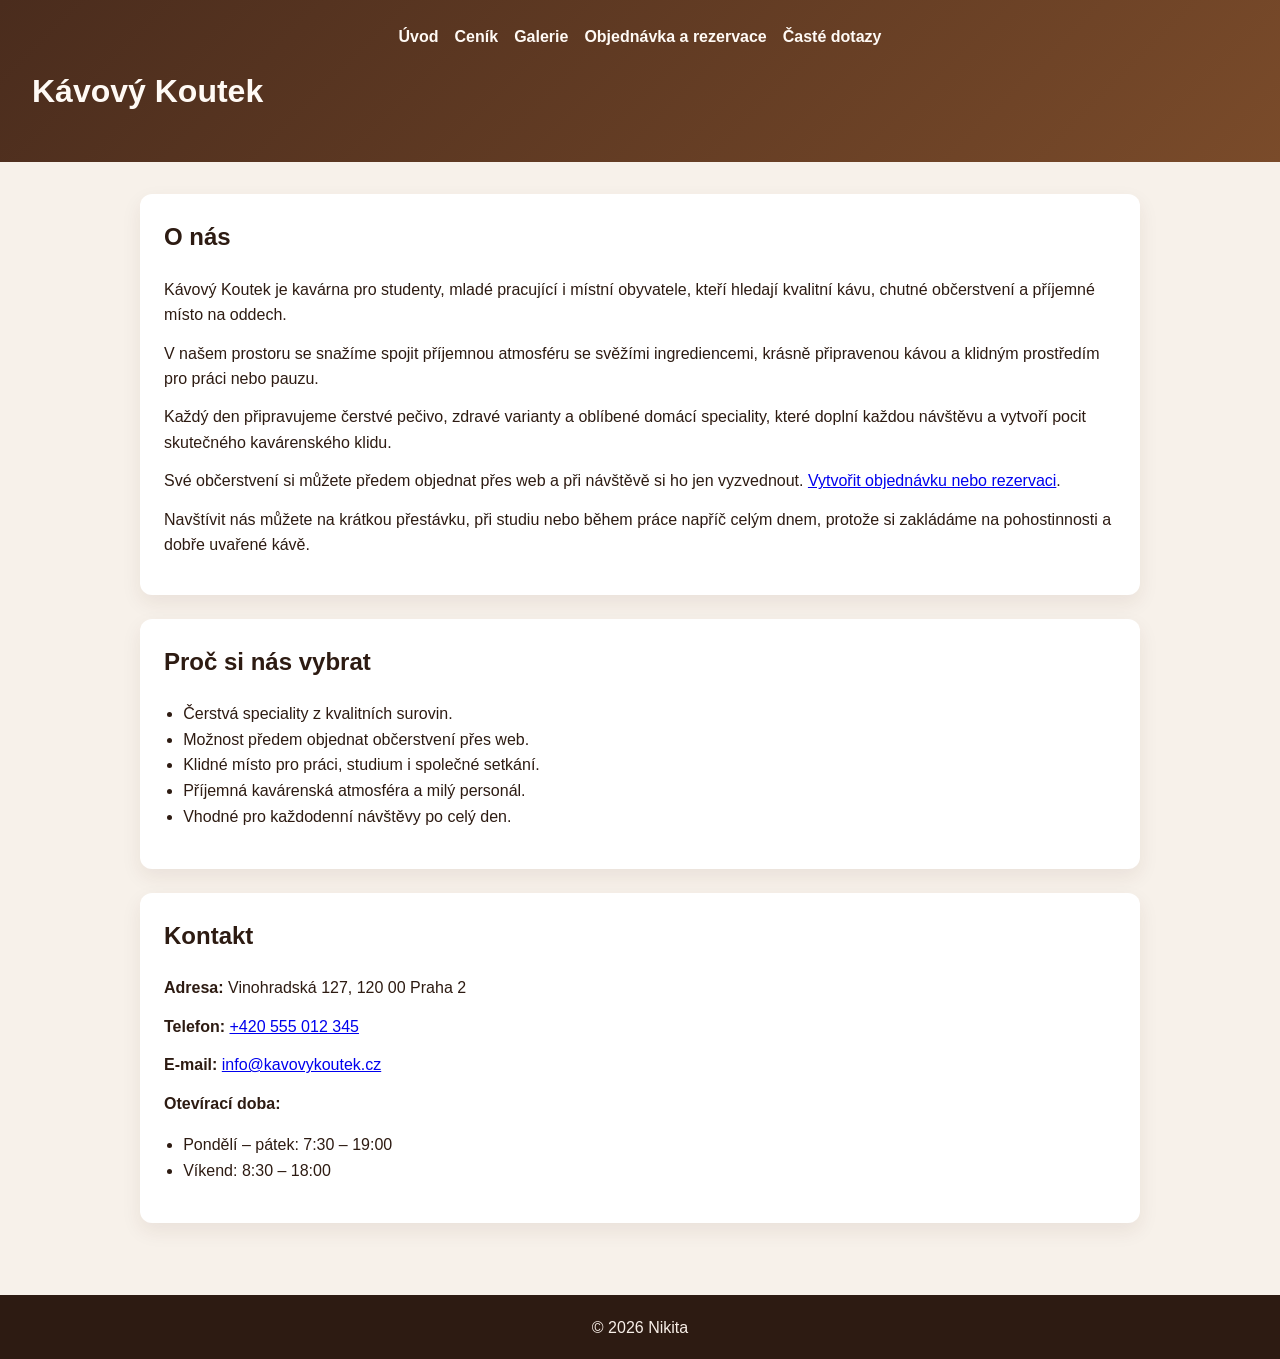
<file: index.html>
<!DOCTYPE html>
<html lang="cs">
  <head>
    <meta charset="UTF-8" />
    <meta name="viewport" content="width=device-width, initial-scale=1.0" />
    <title>Kávový Koutek | Úvod</title>
    <link rel="stylesheet" href="style.css" />
  </head>
  <body>
    <header>
      <nav aria-label="Hlavní navigace">
        <a href="index.html">Úvod</a>
        <a href="cenik.html">Ceník</a>
        <a href="galerie.html">Galerie</a>
        <a href="objednavka.html">Objednávka a rezervace</a>
        <a href="dotazy.html">Časté dotazy</a>
      </nav>
      <h1>Kávový Koutek</h1>
    </header>

    <main>
      <section>
        <h2>O nás</h2>
        <p>
          Kávový Koutek je kavárna pro studenty, mladé pracující i místní obyvatele,
          kteří hledají kvalitní kávu, chutné občerstvení a příjemné místo na oddech.
        </p>
        <p>
          V našem prostoru se snažíme spojit příjemnou atmosféru se svěžími ingrediencemi,
          krásně připravenou kávou a klidným prostředím pro práci nebo pauzu.
        </p>
        <p>
          Každý den připravujeme čerstvé pečivo, zdravé varianty a oblíbené domácí speciality,
          které doplní každou návštěvu a vytvoří pocit skutečného kavárenského klidu.
        </p>
        <p>
          Své občerstvení si můžete předem objednat přes web a při návštěvě si ho jen vyzvednout.
          <a href="objednavka.html">Vytvořit objednávku nebo rezervaci</a>.
        </p>
        <p>
          Navštívit nás můžete na krátkou přestávku, při studiu nebo během práce napříč celým dnem,
          protože si zakládáme na pohostinnosti a dobře uvařené kávě.
        </p>
      </section>

      <section>
        <h2>Proč si nás vybrat</h2>
        <ul>
          <li>Čerstvá speciality z kvalitních surovin.</li>
          <li>Možnost předem objednat občerstvení přes web.</li>
          <li>Klidné místo pro práci, studium i společné setkání.</li>
          <li>Příjemná kavárenská atmosféra a milý personál.</li>
          <li>Vhodné pro každodenní návštěvy po celý den.</li>
        </ul>
      </section>

      <section id="kontakt">
        <h2>Kontakt</h2>
        <p><strong>Adresa:</strong> Vinohradská 127, 120 00 Praha 2</p>
        <p><strong>Telefon:</strong> <a href="tel:+420555012345">+420 555 012 345</a></p>
        <p><strong>E-mail:</strong> <a href="mailto:info@kavovykoutek.cz">info@kavovykoutek.cz</a></p>
        <p><strong>Otevírací doba:</strong></p>
        <ul>
          <li>Pondělí – pátek: 7:30 – 19:00</li>
          <li>Víkend: 8:30 – 18:00</li>
        </ul>
      </section>
    </main>

    <footer>
      © 2026 Nikita
    </footer>
  </body>
</html>
</file>
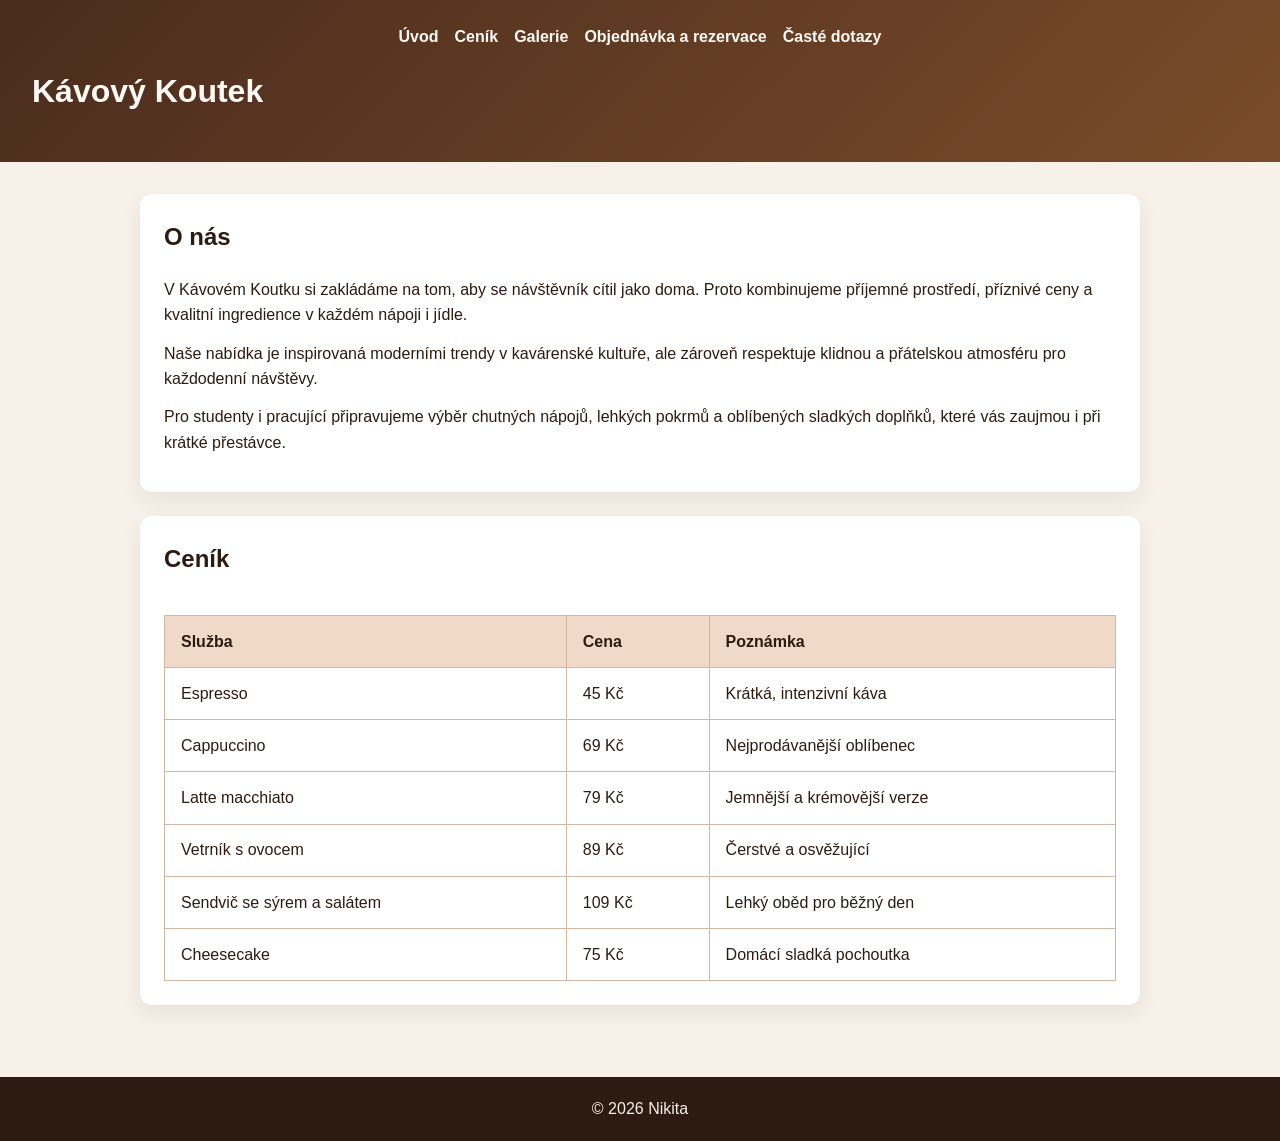
<file: cenik.html>
<!DOCTYPE html>
<html lang="cs">
  <head>
    <meta charset="UTF-8" />
    <meta name="viewport" content="width=device-width, initial-scale=1.0" />
    <title>Kávový Koutek | Ceník</title>
    <link rel="stylesheet" href="style.css" />
  </head>
  <body>
    <header>
      <nav aria-label="Hlavní navigace">
        <a href="index.html">Úvod</a>
        <a href="cenik.html">Ceník</a>
        <a href="galerie.html">Galerie</a>
        <a href="objednavka.html">Objednávka a rezervace</a>
        <a href="dotazy.html">Časté dotazy</a>
      </nav>
      <h1>Kávový Koutek</h1>
    </header>

    <main>
      <section>
        <h2>O nás</h2>
        <p>
          V Kávovém Koutku si zakládáme na tom, aby se návštěvník cítil jako doma.
          Proto kombinujeme příjemné prostředí, příznivé ceny a kvalitní ingredience v každém nápoji i jídle.
        </p>
        <p>
          Naše nabídka je inspirovaná moderními trendy v kavárenské kultuře, ale zároveň respektuje klidnou a přátelskou atmosféru pro každodenní návštěvy.
        </p>
        <p>
          Pro studenty i pracující připravujeme výběr chutných nápojů, lehkých pokrmů a oblíbených sladkých doplňků, které vás zaujmou i při krátké přestávce.
        </p>
      </section>

      <section>
        <h2>Ceník</h2>
        <div class="table-wrap">
          <table>
            <thead>
              <tr>
                <th>Služba</th>
                <th>Cena</th>
                <th>Poznámka</th>
              </tr>
            </thead>
            <tbody>
              <tr>
                <td>Espresso</td>
                <td>45 Kč</td>
                <td>Krátká, intenzivní káva</td>
              </tr>
              <tr>
                <td>Cappuccino</td>
                <td>69 Kč</td>
                <td>Nejprodávanější oblíbenec</td>
              </tr>
              <tr>
                <td>Latte macchiato</td>
                <td>79 Kč</td>
                <td>Jemnější a krémovější verze</td>
              </tr>
              <tr>
                <td>Vetrník s ovocem</td>
                <td>89 Kč</td>
                <td>Čerstvé a osvěžující</td>
              </tr>
              <tr>
                <td>Sendvič se sýrem a salátem</td>
                <td>109 Kč</td>
                <td>Lehký oběd pro běžný den</td>
              </tr>
              <tr>
                <td>Cheesecake</td>
                <td>75 Kč</td>
                <td>Domácí sladká pochoutka</td>
              </tr>
            </tbody>
          </table>
        </div>
      </section>
    </main>

    <footer>
      © 2026 Nikita
    </footer>
  </body>
</html>
</file>
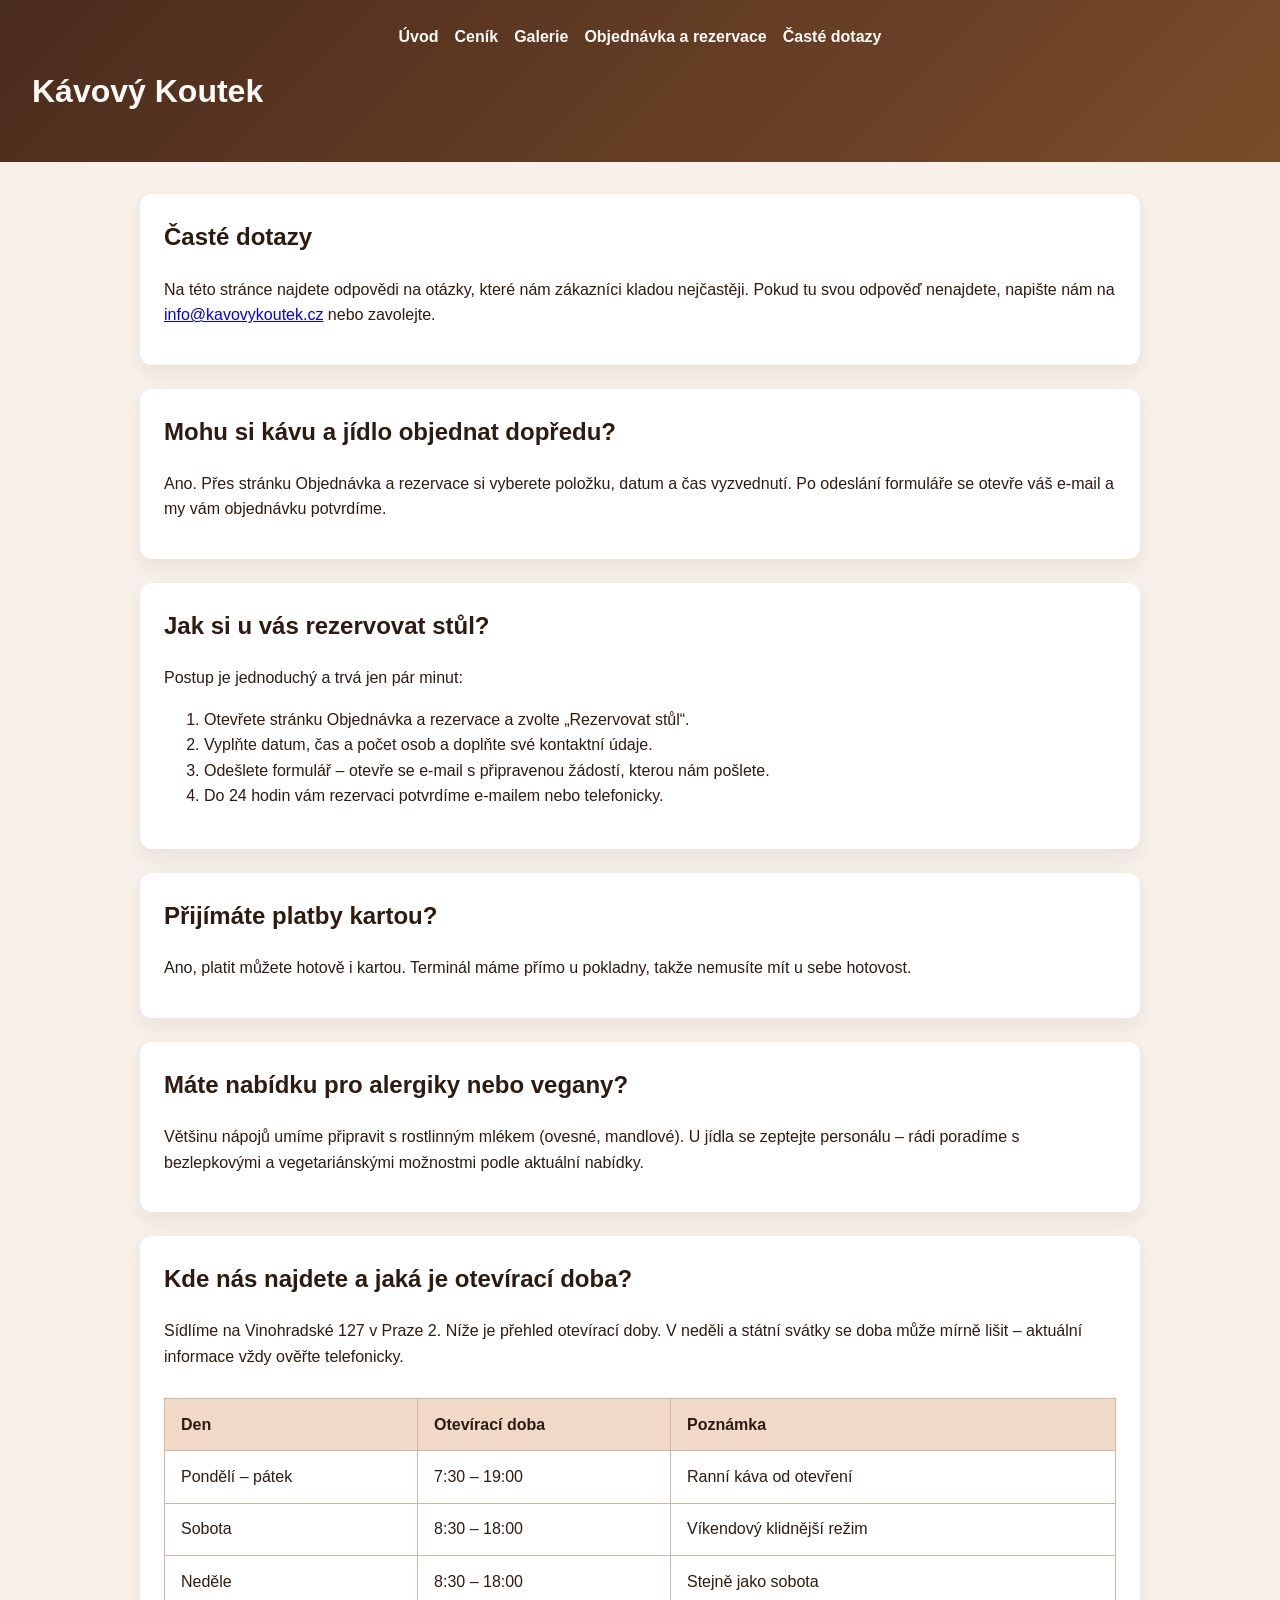
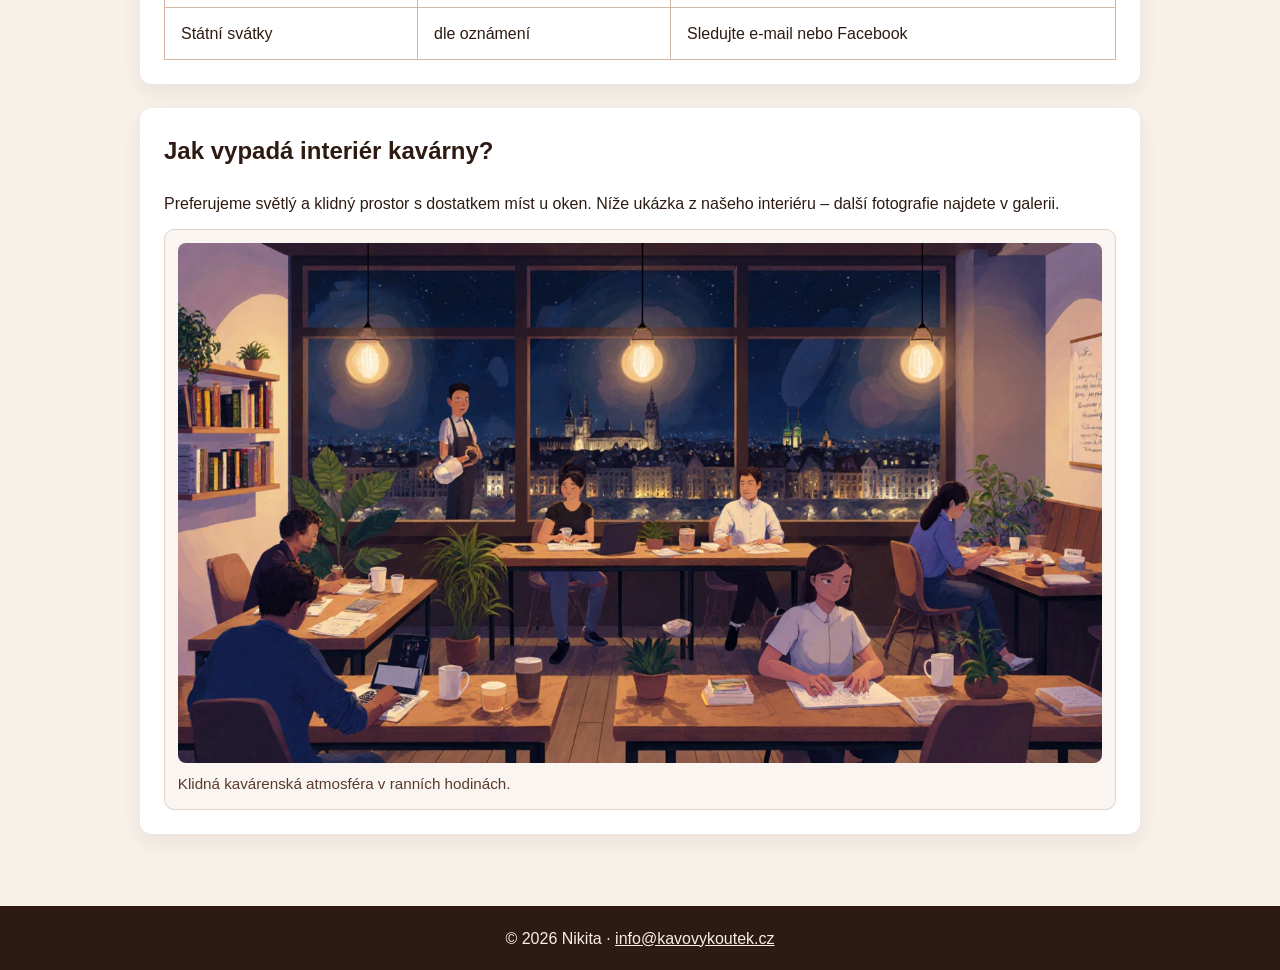
<file: dotazy.html>
<!DOCTYPE html>
<html lang="cs">
  <head>
    <meta charset="UTF-8" />
    <meta name="viewport" content="width=device-width, initial-scale=1.0" />
    <title>Kávový Koutek | Časté dotazy</title>
    <link rel="stylesheet" href="style.css" />
  </head>
  <body>
    <header>
      <nav aria-label="Hlavní navigace">
        <a href="index.html">Úvod</a>
        <a href="cenik.html">Ceník</a>
        <a href="galerie.html">Galerie</a>
        <a href="objednavka.html">Objednávka a rezervace</a>
        <a href="dotazy.html" aria-current="page">Časté dotazy</a>
      </nav>
      <h1>Kávový Koutek</h1>
    </header>

    <main>
      <section>
        <h1>Časté dotazy</h1>
        <p>
          Na této stránce najdete odpovědi na otázky, které nám zákazníci kladou
          nejčastěji. Pokud tu svou odpověď nenajdete, napište nám na
          <a href="mailto:info@kavovykoutek.cz">info@kavovykoutek.cz</a>
          nebo zavolejte.
        </p>
      </section>

      <section>
        <h2>Mohu si kávu a jídlo objednat dopředu?</h2>
        <p>
          Ano. Přes stránku Objednávka a rezervace si vyberete položku, datum a
          čas vyzvednutí. Po odeslání formuláře se otevře váš e-mail a my vám
          objednávku potvrdíme.
        </p>
      </section>

      <section>
        <h2>Jak si u vás rezervovat stůl?</h2>
        <p>Postup je jednoduchý a trvá jen pár minut:</p>
        <ol>
          <li>Otevřete stránku Objednávka a rezervace a zvolte „Rezervovat stůl“.</li>
          <li>Vyplňte datum, čas a počet osob a doplňte své kontaktní údaje.</li>
          <li>Odešlete formulář – otevře se e-mail s připravenou žádostí, kterou nám pošlete.</li>
          <li>Do 24 hodin vám rezervaci potvrdíme e-mailem nebo telefonicky.</li>
        </ol>
      </section>

      <section>
        <h2>Přijímáte platby kartou?</h2>
        <p>
          Ano, platit můžete hotově i kartou. Terminál máme přímo u pokladny,
          takže nemusíte mít u sebe hotovost.
        </p>
      </section>

      <section>
        <h2>Máte nabídku pro alergiky nebo vegany?</h2>
        <p>
          Většinu nápojů umíme připravit s rostlinným mlékem (ovesné, mandlové).
          U jídla se zeptejte personálu – rádi poradíme s bezlepkovými a
          vegetariánskými možnostmi podle aktuální nabídky.
        </p>
      </section>

      <section>
        <h2>Kde nás najdete a jaká je otevírací doba?</h2>
        <p>
          Sídlíme na Vinohradské 127 v Praze 2. Níže je přehled otevírací doby.
          V neděli a státní svátky se doba může mírně lišit – aktuální informace
          vždy ověřte telefonicky.
        </p>
        <div class="table-wrap">
          <table>
            <thead>
              <tr>
                <th>Den</th>
                <th>Otevírací doba</th>
                <th>Poznámka</th>
              </tr>
            </thead>
            <tbody>
              <tr>
                <td>Pondělí – pátek</td>
                <td>7:30 – 19:00</td>
                <td>Ranní káva od otevření</td>
              </tr>
              <tr>
                <td>Sobota</td>
                <td>8:30 – 18:00</td>
                <td>Víkendový klidnější režim</td>
              </tr>
              <tr>
                <td>Neděle</td>
                <td>8:30 – 18:00</td>
                <td>Stejně jako sobota</td>
              </tr>
              <tr>
                <td>Státní svátky</td>
                <td>dle oznámení</td>
                <td>Sledujte e-mail nebo Facebook</td>
              </tr>
            </tbody>
          </table>
        </div>
      </section>

      <section>
        <h2>Jak vypadá interiér kavárny?</h2>
        <p>
          Preferujeme světlý a klidný prostor s dostatkem míst u oken. Níže
          ukázka z našeho interiéru – další fotografie najdete v galerii.
        </p>
        <figure>
          <img src="obrazky/kavarna-1.webp" alt="Interiér kavárny Kávový Koutek s okny a stolem" />
          <figcaption>Klidná kavárenská atmosféra v ranních hodinách.</figcaption>
        </figure>
      </section>
    </main>

    <footer>
      © 2026 Nikita · <a href="mailto:info@kavovykoutek.cz" style="color: #f8efe8;">info@kavovykoutek.cz</a>
    </footer>
  </body>
</html>
</file>
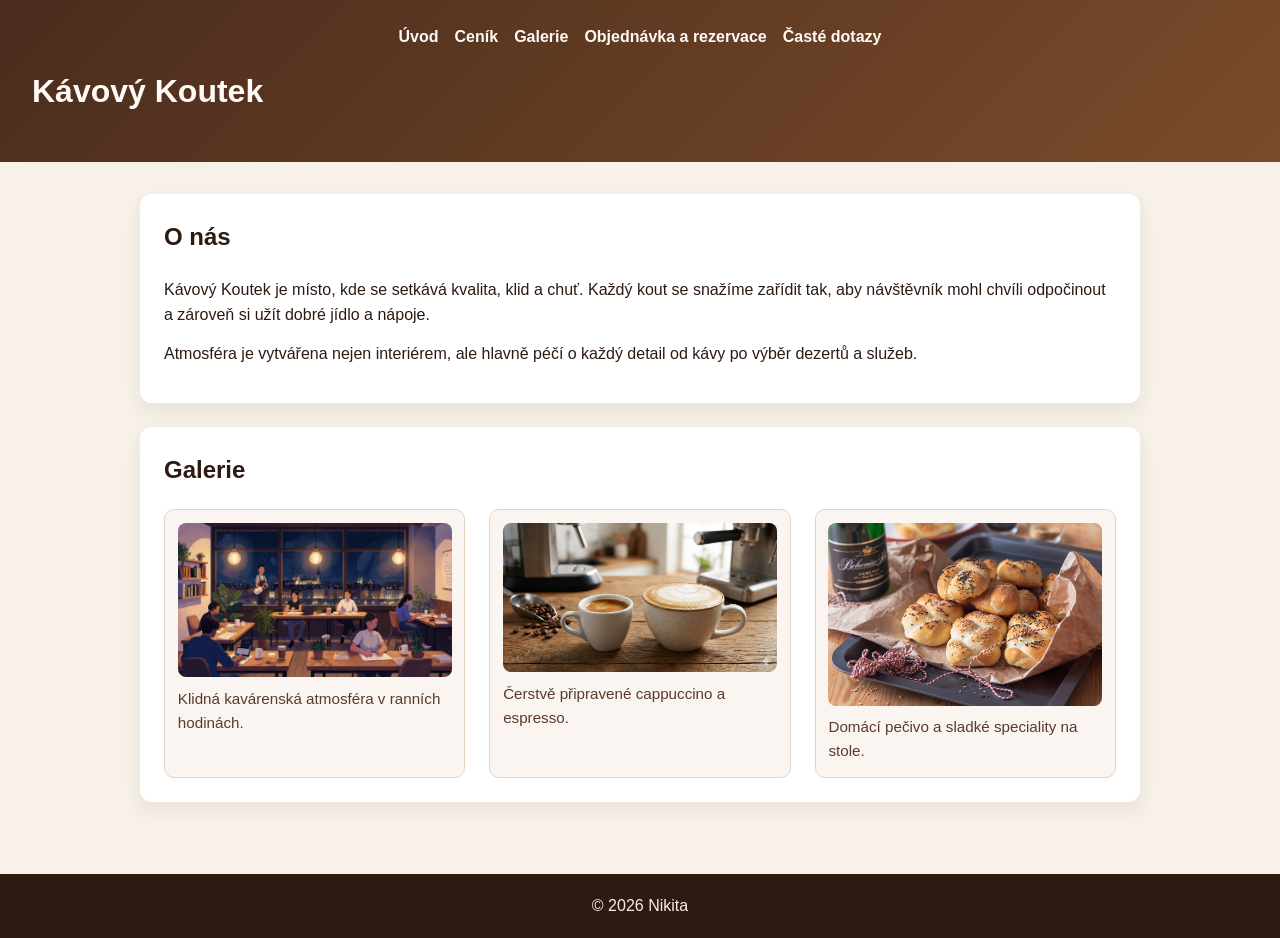
<file: galerie.html>
<!DOCTYPE html>
<html lang="cs">
  <head>
    <meta charset="UTF-8" />
    <meta name="viewport" content="width=device-width, initial-scale=1.0" />
    <title>Kávový Koutek | Galerie</title>
    <link rel="stylesheet" href="style.css" />
  </head>
  <body>
    <header>
      <nav aria-label="Hlavní navigace">
        <a href="index.html">Úvod</a>
        <a href="cenik.html">Ceník</a>
        <a href="galerie.html">Galerie</a>
        <a href="objednavka.html">Objednávka a rezervace</a>
        <a href="dotazy.html">Časté dotazy</a>
      </nav>
      <h1>Kávový Koutek</h1>
    </header>

    <main>
      <section>
        <h2>O nás</h2>
        <p>
          Kávový Koutek je místo, kde se setkává kvalita, klid a chuť. Každý kout se snažíme zařídit tak,
          aby návštěvník mohl chvíli odpočinout a zároveň si užít dobré jídlo a nápoje.
        </p>
        <p>
          Atmosféra je vytvářena nejen interiérem, ale hlavně péčí o každý detail od kávy po výběr dezertů a služeb.
        </p>
      </section>

      <section>
        <h2>Galerie</h2>
        <div class="gallery">
          <figure>
            <img src="obrazky/kavarna-1.webp" alt="Interiér kavárny s okny a stolem" />
            <figcaption>Klidná kavárenská atmosféra v ranních hodinách.</figcaption>
          </figure>
          <figure>
            <img src="obrazky/kavarna-2.png" alt="Příprava kávy a cappuccina" />
            <figcaption>Čerstvě připravené cappuccino a espresso.</figcaption>
          </figure>
          <figure>
            <img src="obrazky/kavarna-3.jpg" alt="Pekařské speciality a dezerty" />
            <figcaption>Domácí pečivo a sladké speciality na stole.</figcaption>
          </figure>
        </div>
      </section>
    </main>

    <footer>
      © 2026 Nikita
    </footer>
  </body>
</html>
</file>
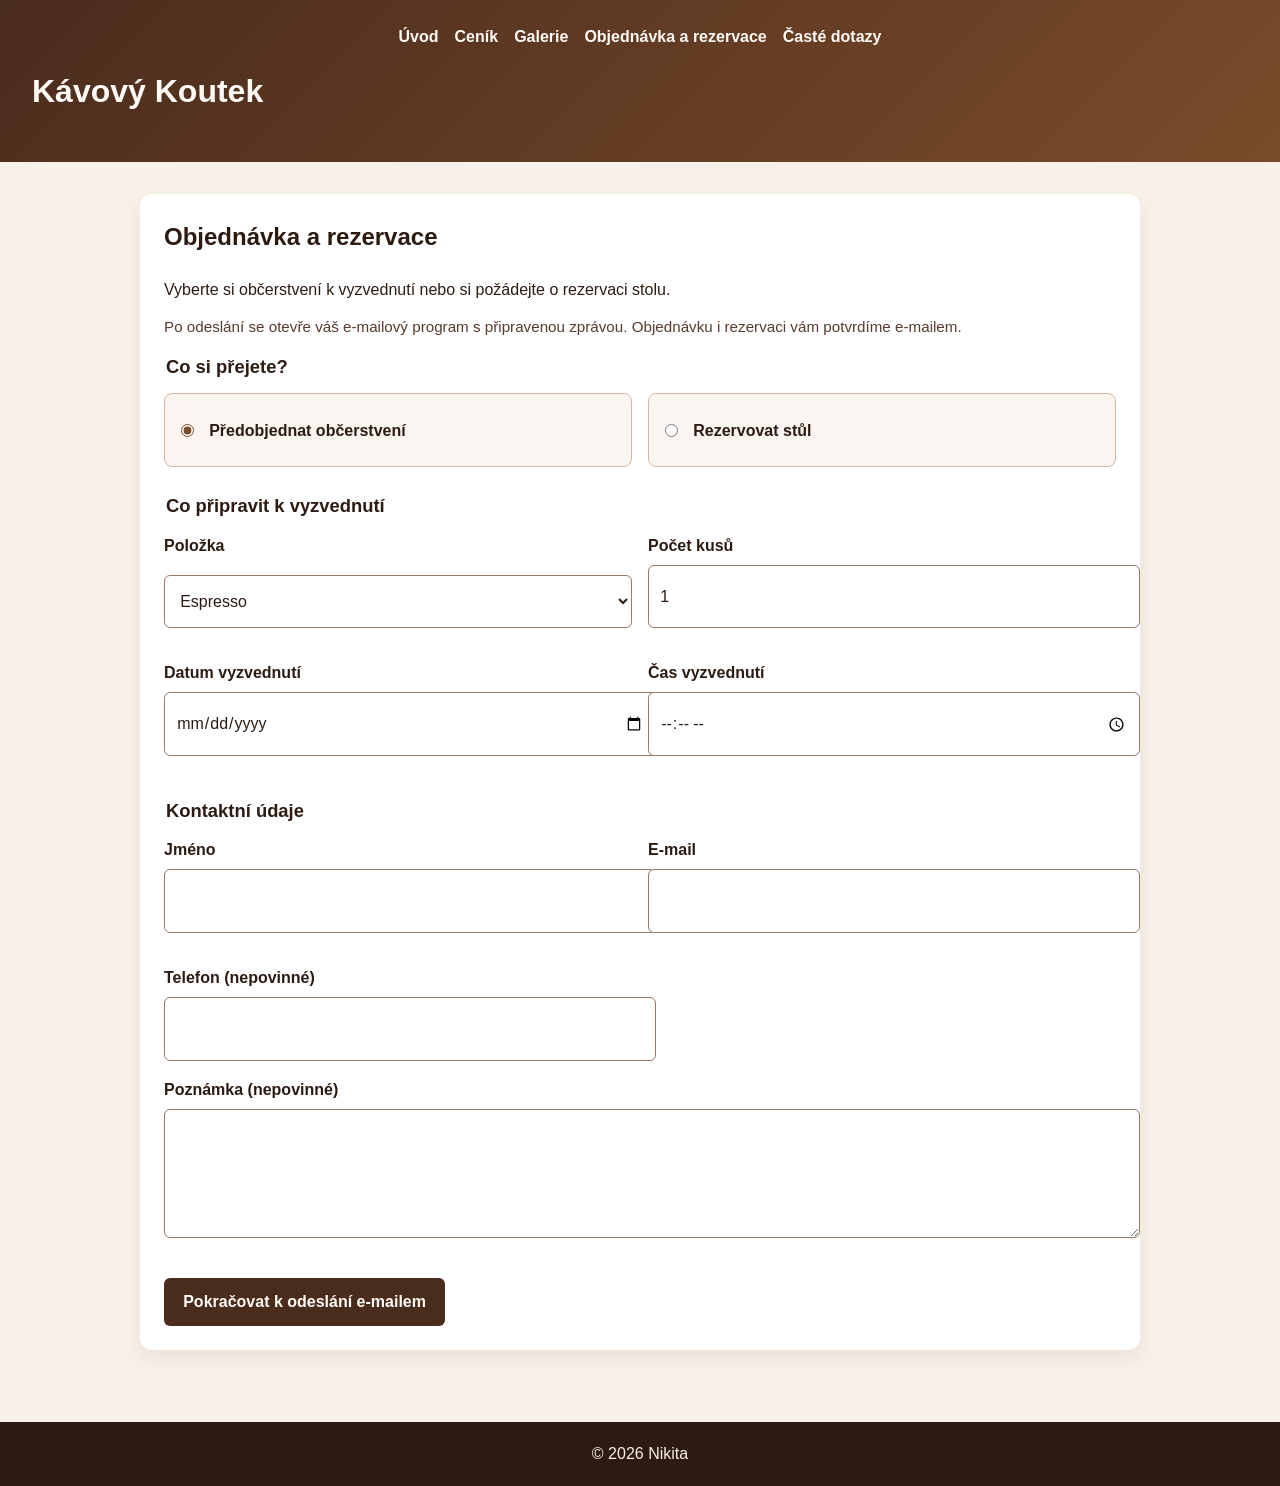
<file: objednavka.html>
<!DOCTYPE html>
<html lang="cs">
  <head>
    <meta charset="UTF-8" />
    <meta name="viewport" content="width=device-width, initial-scale=1.0" />
    <title>Kávový Koutek | Objednávka a rezervace</title>
    <link rel="stylesheet" href="style.css" />
    <script src="objednavka.js" defer></script>
  </head>
  <body>
    <header>
      <nav aria-label="Hlavní navigace">
        <a href="index.html">Úvod</a>
        <a href="cenik.html">Ceník</a>
        <a href="galerie.html">Galerie</a>
        <a href="objednavka.html" aria-current="page">Objednávka a rezervace</a>
        <a href="dotazy.html">Časté dotazy</a>
      </nav>
      <h1>Kávový Koutek</h1>
    </header>

    <main>
      <section>
        <h2>Objednávka a rezervace</h2>
        <p>Vyberte si občerstvení k vyzvednutí nebo si požádejte o rezervaci stolu.</p>
        <p class="form-note">
          Po odeslání se otevře váš e-mailový program s připravenou zprávou. Objednávku i rezervaci
          vám potvrdíme e-mailem.
        </p>

        <form class="booking-form" id="booking-form">
          <fieldset>
            <legend>Co si přejete?</legend>
            <div class="form-options">
              <label>
                <input type="radio" name="request-type" value="order" checked />
                Předobjednat občerstvení
              </label>
              <label>
                <input type="radio" name="request-type" value="reservation" />
                Rezervovat stůl
              </label>
            </div>
          </fieldset>

          <div id="order-fields">
            <fieldset>
              <legend>Co připravit k vyzvednutí</legend>
              <div class="form-grid">
                <div class="form-field">
                  <label for="item">Položka</label>
                  <select id="item" name="item" required>
                    <option value="Espresso">Espresso</option>
                    <option value="Cappuccino">Cappuccino</option>
                    <option value="Latte macchiato">Latte macchiato</option>
                    <option value="Větrník s ovocem">Větrník s ovocem</option>
                    <option value="Sendvič se sýrem a salátem">Sendvič se sýrem a salátem</option>
                    <option value="Cheesecake">Cheesecake</option>
                  </select>
                </div>
                <div class="form-field">
                  <label for="quantity">Počet kusů</label>
                  <input id="quantity" name="quantity" type="number" min="1" max="20" value="1" required />
                </div>
                <div class="form-field">
                  <label for="pickup-date">Datum vyzvednutí</label>
                  <input id="pickup-date" name="pickup-date" type="date" required />
                </div>
                <div class="form-field">
                  <label for="pickup-time">Čas vyzvednutí</label>
                  <input id="pickup-time" name="pickup-time" type="time" min="07:30" max="19:00" required />
                </div>
              </div>
            </fieldset>
          </div>

          <div id="reservation-fields" hidden>
            <fieldset>
              <legend>Detaily rezervace</legend>
              <div class="form-grid">
                <div class="form-field">
                  <label for="reservation-date">Datum</label>
                  <input id="reservation-date" name="reservation-date" type="date" disabled required />
                </div>
                <div class="form-field">
                  <label for="reservation-time">Čas</label>
                  <input id="reservation-time" name="reservation-time" type="time" min="07:30" max="19:00" disabled required />
                </div>
                <div class="form-field">
                  <label for="guests">Počet osob</label>
                  <input id="guests" name="guests" type="number" min="1" max="12" value="2" disabled required />
                </div>
              </div>
            </fieldset>
          </div>

          <fieldset>
            <legend>Kontaktní údaje</legend>
            <div class="form-grid">
              <div class="form-field">
                <label for="customer-name">Jméno</label>
                <input id="customer-name" name="customer-name" autocomplete="name" required />
              </div>
              <div class="form-field">
                <label for="customer-email">E-mail</label>
                <input id="customer-email" name="customer-email" type="email" autocomplete="email" required />
              </div>
              <div class="form-field">
                <label for="customer-phone">Telefon (nepovinné)</label>
                <input id="customer-phone" name="customer-phone" type="tel" autocomplete="tel" />
              </div>
            </div>
            <div class="form-field">
              <label for="note">Poznámka (nepovinné)</label>
              <textarea id="note" name="note" rows="3"></textarea>
            </div>
          </fieldset>

          <button class="form-submit" type="submit">Pokračovat k odeslání e-mailem</button>
        </form>
      </section>
    </main>

    <footer>
      © 2026 Nikita
    </footer>
  </body>
</html>
</file>
<file: style.css>
body {
  margin: 0;
  font-family: Arial, sans-serif;
  line-height: 1.6;
  background-color: #f7f1ea;
  color: #2d1b12;
}

header {
  background: linear-gradient(135deg, #4a2c1d, #7a4b2a);
  color: #fffaf5;
  padding: 1.5rem 2rem;
}

nav {
  display: flex;
  flex-wrap: wrap;
  gap: 1rem;
  justify-content: center;
  margin-bottom: 1rem;
}

nav a {
  color: #fffaf5;
  text-decoration: none;
  font-weight: bold;
}

nav a:hover {
  text-decoration: underline;
}

h1, h2, h3 {
  margin-top: 0;
}

main {
  max-width: 1000px;
  margin: 0 auto;
  padding: 2rem 1.2rem 3rem;
}

section {
  background: #fff;
  border-radius: 12px;
  padding: 1.5rem;
  margin-bottom: 1.5rem;
  box-shadow: 0 8px 20px rgba(74, 44, 29, 0.08);
}

p {
  margin: 0.8rem 0;
}

ul {
  padding-left: 1.2rem;
}

.booking-form fieldset {
  border: 0;
  margin: 0 0 1.5rem;
  padding: 0;
}

.booking-form legend {
  font-size: 1.15rem;
  font-weight: bold;
  margin-bottom: 0.75rem;
}

.form-options,
.form-grid {
  display: grid;
  gap: 1rem;
  grid-template-columns: repeat(2, minmax(0, 1fr));
}

.form-options {
  grid-template-columns: repeat(2, minmax(0, 1fr));
}

.form-options label,
.form-field {
  display: grid;
  gap: 0.4rem;
}

.form-options label {
  align-items: center;
  background: #faf5f1;
  border: 1px solid #d4b7a2;
  border-radius: 8px;
  cursor: pointer;
  display: flex;
  font-weight: bold;
  min-height: 48px;
  padding: 0.75rem 1rem;
}

.form-field {
  margin-bottom: 1rem;
}

.form-field label {
  font-weight: bold;
}

.form-field input,
.form-field select,
.form-field textarea {
  background: #fff;
  border: 1px solid #9a7864;
  border-radius: 6px;
  color: inherit;
  font: inherit;
  min-height: 44px;
  padding: 0.55rem 0.7rem;
  width: 100%;
}

.form-field textarea {
  min-height: 110px;
  resize: vertical;
}

.form-options input {
  accent-color: #7a4b2a;
  margin: 0 0.55rem 0 0;
}

.form-submit {
  background: #4a2c1d;
  border: 0;
  border-radius: 6px;
  color: #fffaf5;
  cursor: pointer;
  font: inherit;
  font-weight: bold;
  min-height: 48px;
  padding: 0.7rem 1.2rem;
}

.form-submit:hover {
  background: #7a4b2a;
}

.form-note {
  color: #5a3b2d;
  font-size: 0.95rem;
}

.table-wrap {
  overflow-x: auto;
}

table {
  width: 100%;
  border-collapse: collapse;
  margin-top: 1rem;
}

th, td {
  border: 1px solid #d4b7a2;
  padding: 0.8rem 1rem;
  text-align: left;
}

th {
  background: #f0d9c7;
}

.gallery {
  display: grid;
  grid-template-columns: repeat(auto-fit, minmax(220px, 1fr));
  gap: 1.5rem;
}

figure {
  margin: 0;
  background: #faf5f1;
  border: 1px solid #e5d3c4;
  border-radius: 10px;
  padding: 0.8rem;
}

figure img {
  width: 100%;
  height: auto;
  display: block;
  border-radius: 8px;
}

figcaption {
  margin-top: 0.6rem;
  font-size: 0.95rem;
  color: #5a3b2d;
}

footer {
  text-align: center;
  padding: 1.2rem;
  background: #2d1b12;
  color: #f8efe8;
}

@media (max-width: 600px) {
  header {
    padding: 1rem;
  }

  nav {
    justify-content: flex-start;
  }

  .form-options,
  .form-grid {
    grid-template-columns: 1fr;
  }
}
</file>
